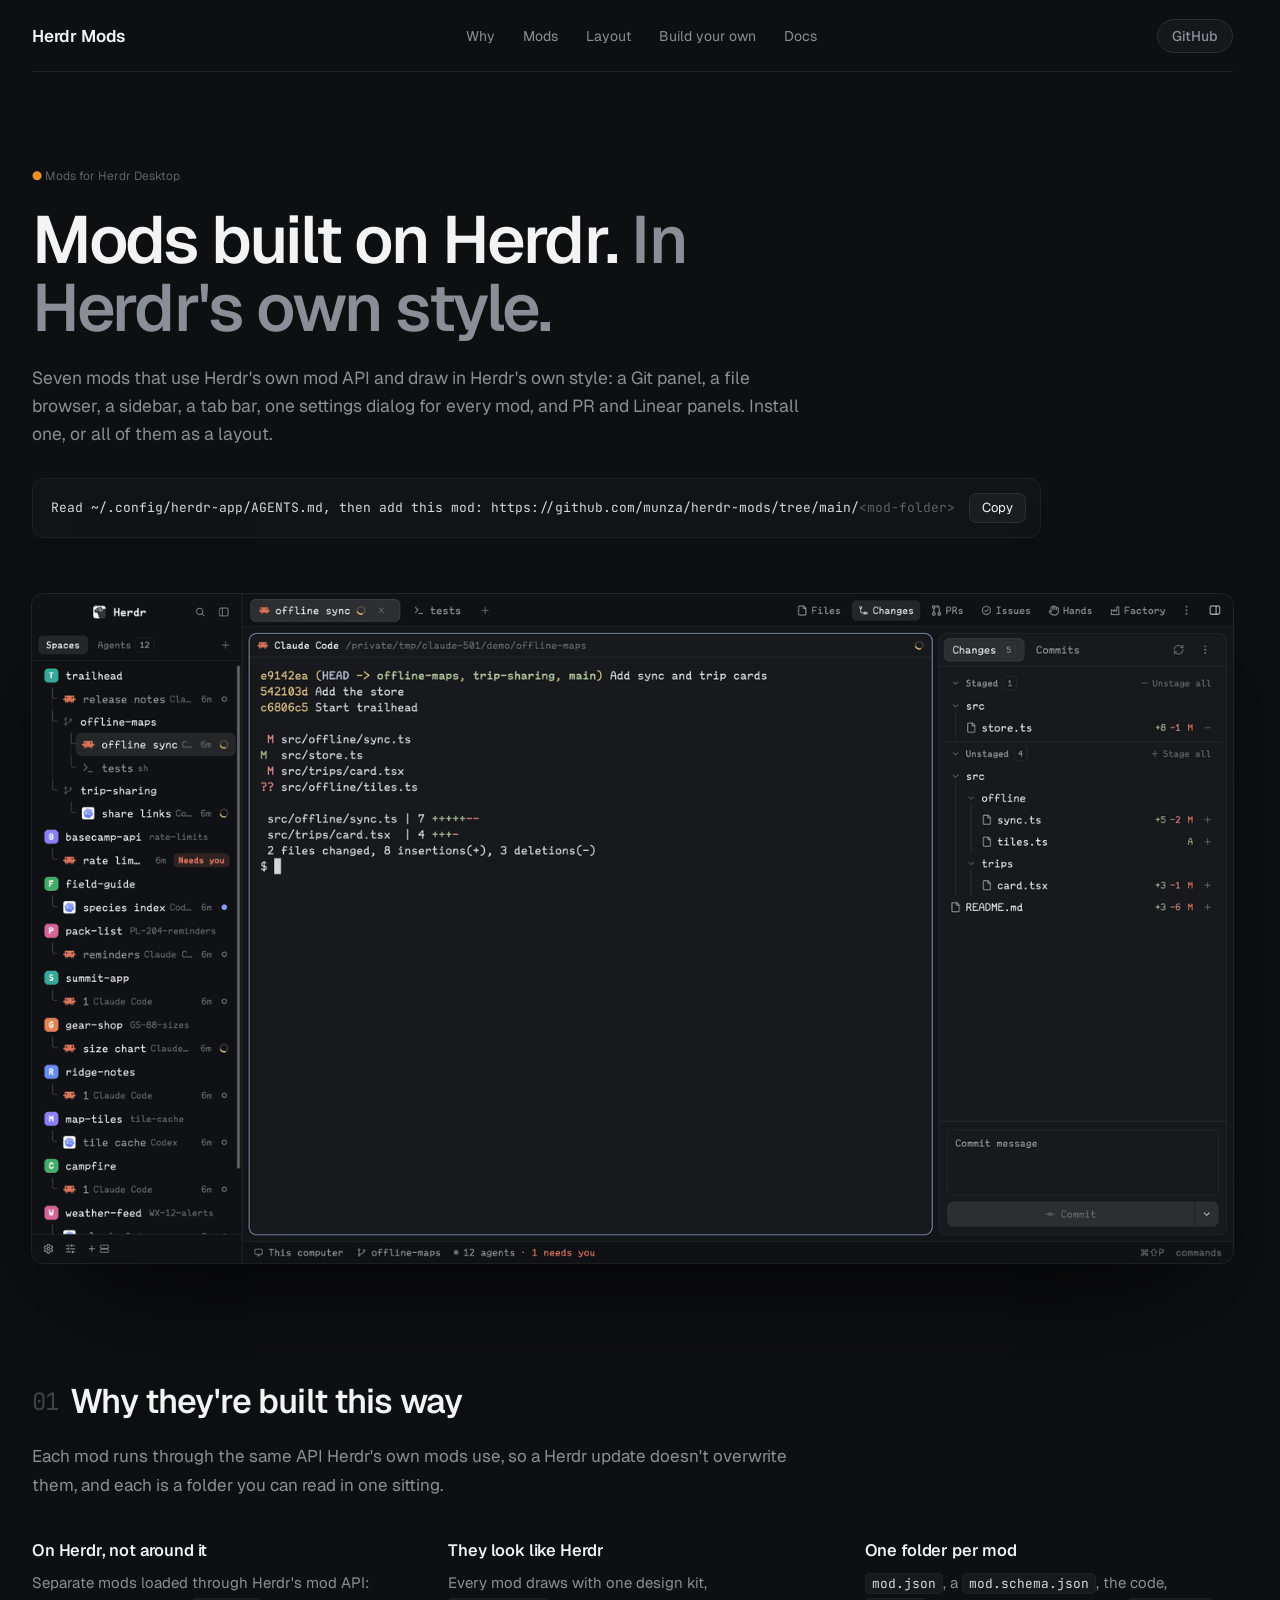
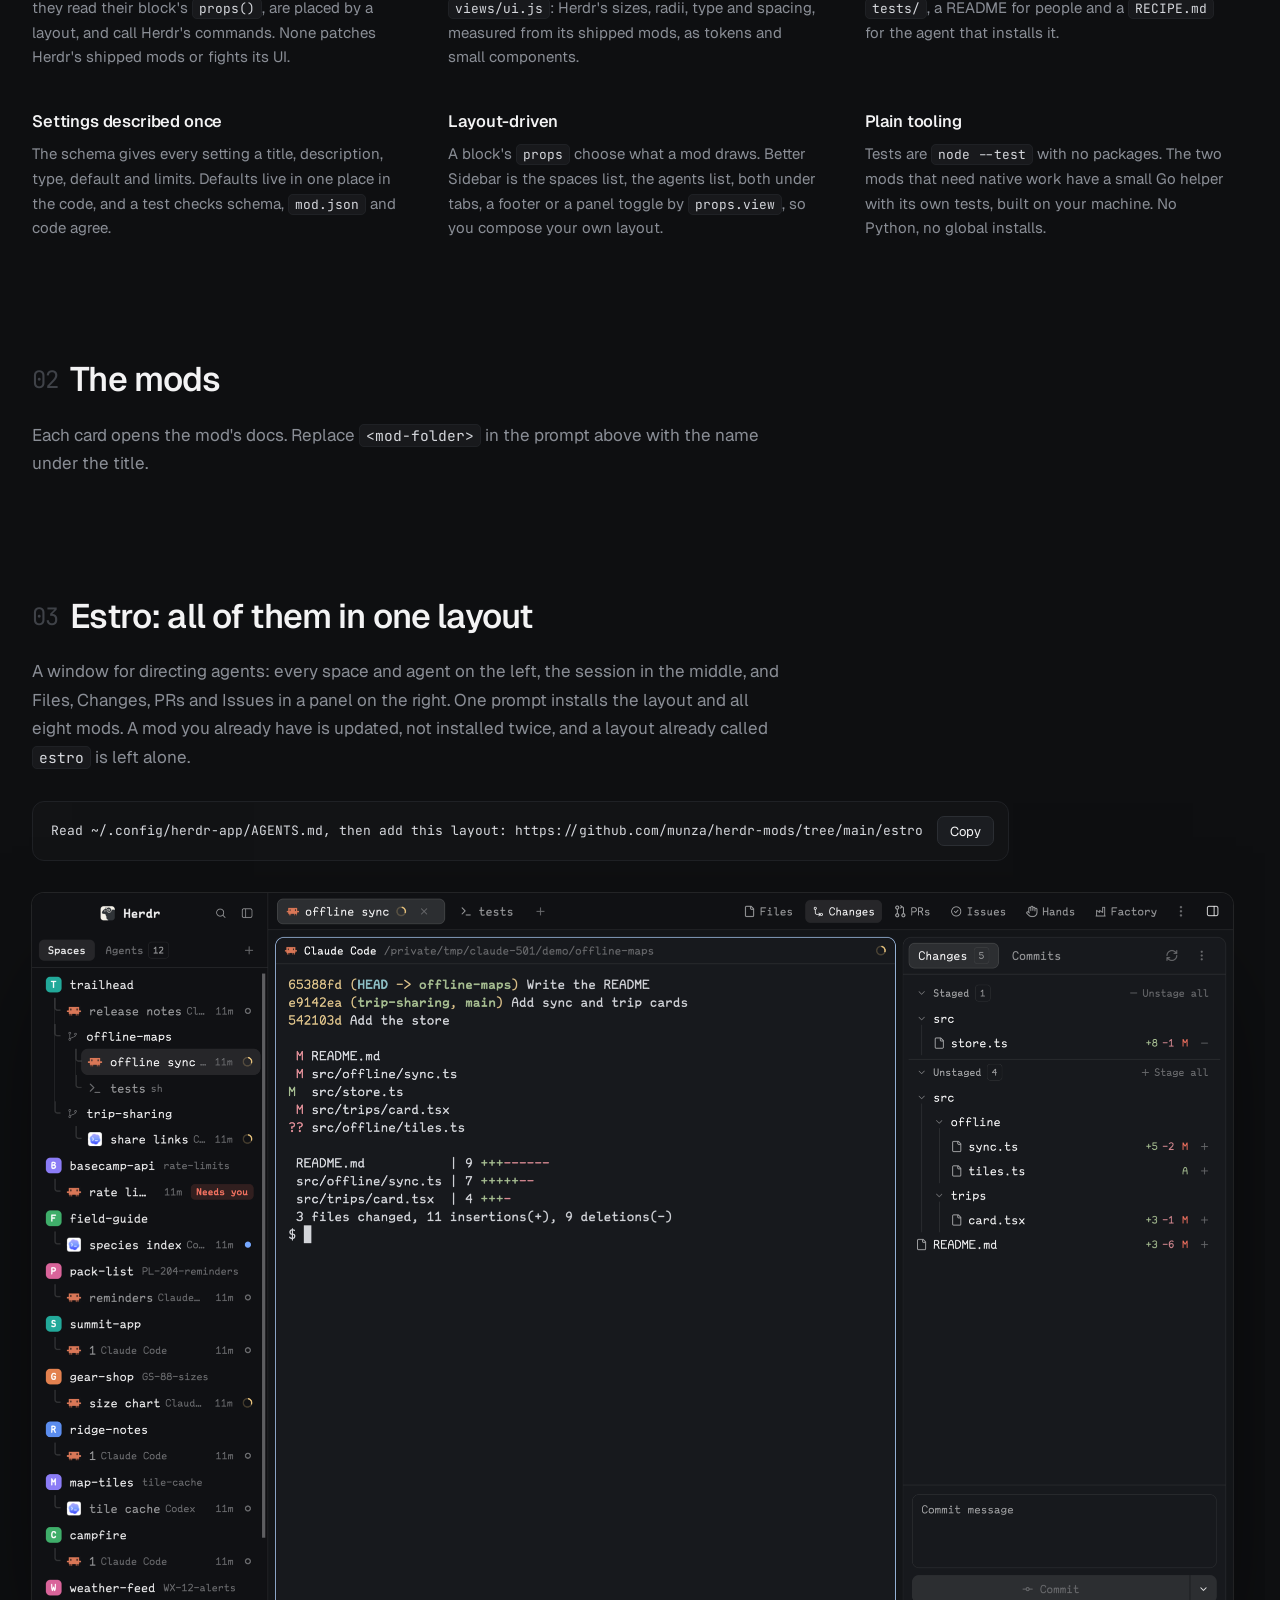
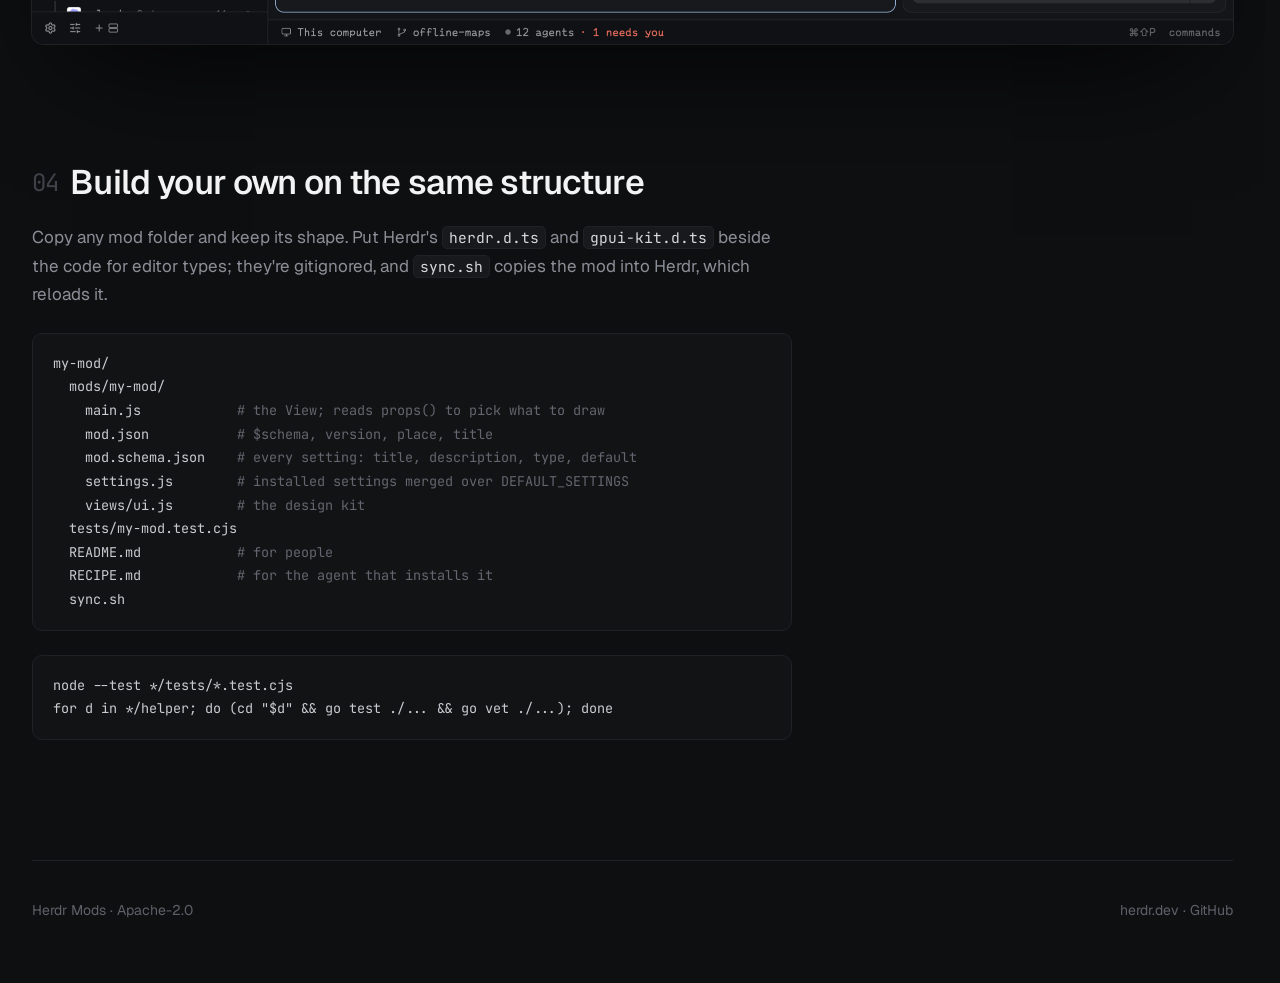
<file: docs/index.html>
<!doctype html>
<html lang="en">
<head>
<meta charset="utf-8">
<meta name="viewport" content="width=device-width, initial-scale=1">
<title>Herdr Mods</title>
<meta name="description" content="Mods for Herdr Desktop built on Herdr's own mod API: Git, files, sidebar, tabs, settings, PRs and Linear.">
<meta name="theme-color" content="#0e0f11">
<link rel="preconnect" href="https://fonts.googleapis.com">
<link rel="preconnect" href="https://fonts.gstatic.com" crossorigin>
<link rel="stylesheet" href="https://fonts.googleapis.com/css2?family=Geist:wght@100..900&amp;family=JetBrains+Mono:wght@100..800&amp;display=swap">
<link rel="stylesheet" href="style.css">
</head>
<body>
<div class="wrap">
  <nav class="site-nav">
    <a class="brand" href="./">Herdr Mods</a>
    <div class="links">
      <a href="#why">Why</a>
      <a href="#mods">Mods</a>
      <a href="#estro">Layout</a>
      <a href="#build">Build your own</a>
      <a href="docs/better-changes.html">Docs</a>
    </div>
    <a class="pill" href="https://github.com/munza/herdr-mods">GitHub</a>
  </nav>

  <header class="hero">
    <div class="tag"><span>●</span> Mods for <a href="https://herdr.dev/">Herdr Desktop</a></div>
    <h1>Mods built on Herdr. <span>In Herdr's own style.</span></h1>
    <p>Seven mods that use Herdr's own mod API and draw in Herdr's own style: a Git panel, a file browser, a sidebar, a tab bar, one settings dialog for every mod, and PR and Linear panels. Install one, or all of them as a layout.</p>
    <div class="prompt">
      <code id="p-mod">Read ~/.config/herdr-app/AGENTS.md, then add this mod: https://github.com/munza/herdr-mods/tree/main/<span>&lt;mod-folder&gt;</span></code>
      <button class="copy" data-copy="p-mod" type="button">Copy</button>
    </div>
  </header>

  <!-- The hero recording: the five Better mods working together. Drop the file at docs/gifs/better-mods.gif. -->
  <div class="shot-hero gif">
    <img src="gifs/better-mods.gif" alt="Better Sidebar, Better Tabs, Better Files, Better Changes and Better Config working together in Herdr" width="1440" height="802" onerror="this.parentNode.classList.add('pending'); this.remove()">
    <p class="pending-note">Recording coming: Better Sidebar, Better Tabs, Better Files, Better Changes and Better Config in one window.</p>
  </div>

  <section id="why">
    <h2><i>01</i>Why they're built this way</h2>
    <p class="lead">Each mod runs through the same API Herdr's own mods use, so a Herdr update doesn't overwrite them, and each is a folder you can read in one sitting.</p>
    <div class="why">
      <div><h3>On Herdr, not around it</h3><p>Separate mods loaded through Herdr's mod API: they read their block's <code>props()</code>, are placed by a layout, and call Herdr's commands. None patches Herdr's shipped mods or fights its UI.</p></div>
      <div><h3>They look like Herdr</h3><p>Every mod draws with one design kit, <code>views/ui.js</code>: Herdr's sizes, radii, type and spacing, measured from its shipped mods, as tokens and small components.</p></div>
      <div><h3>One folder per mod</h3><p><code>mod.json</code>, a <code>mod.schema.json</code>, the code, <code>tests/</code>, a README for people and a <code>RECIPE.md</code> for the agent that installs it.</p></div>
      <div><h3>Settings described once</h3><p>The schema gives every setting a title, description, type, default and limits. Defaults live in one place in the code, and a test checks schema, <code>mod.json</code> and code agree.</p></div>
      <div><h3>Layout-driven</h3><p>A block's <code>props</code> choose what a mod draws. Better Sidebar is the spaces list, the agents list, both under tabs, a footer or a panel toggle by <code>props.view</code>, so you compose your own layout.</p></div>
      <div><h3>Plain tooling</h3><p>Tests are <code>node --test</code> with no packages. The two mods that need native work have a small Go helper with its own tests, built on your machine. No Python, no global installs.</p></div>
    </div>
  </section>

  <section id="mods">
    <h2><i>02</i>The mods</h2>
    <p class="lead">Each card opens the mod's docs. Replace <code>&lt;mod-folder&gt;</code> in the prompt above with the name under the title.</p>
    <!-- Mod filters and cards: written by site/build.cjs from site/mods.json and each mod's README. -->
  </section>

  <section id="estro">
    <h2><i>03</i>Estro: all of them in one layout</h2>
    <p class="lead">A window for directing agents: every space and agent on the left, the session in the middle, and Files, Changes, PRs and Issues in a panel on the right. One prompt installs the layout and all eight mods. A mod you already have is updated, not installed twice, and a layout already called <code>estro</code> is left alone.</p>
    <div class="prompt">
      <code id="p-estro">Read ~/.config/herdr-app/AGENTS.md, then add this layout: https://github.com/munza/herdr-mods/tree/main/estro</code>
      <button class="copy" data-copy="p-estro" type="button">Copy</button>
    </div>
    <div class="shot-hero" style="margin-top:32px"><img src="img/estro.png" alt="The Estro layout" loading="lazy" width="2400" height="1500"></div>
  </section>

  <section id="build">
    <h2><i>04</i>Build your own on the same structure</h2>
    <p class="lead">Copy any mod folder and keep its shape. Put Herdr's <code>herdr.d.ts</code> and <code>gpui-kit.d.ts</code> beside the code for editor types; they're gitignored, and <code>sync.sh</code> copies the mod into Herdr, which reloads it.</p>
<pre>my-mod/
  mods/my-mod/
    main.js            <span class="d"># the View; reads props() to pick what to draw</span>
    mod.json           <span class="d"># $schema, version, place, title</span>
    mod.schema.json    <span class="d"># every setting: title, description, type, default</span>
    settings.js        <span class="d"># installed settings merged over DEFAULT_SETTINGS</span>
    views/ui.js        <span class="d"># the design kit</span>
  tests/my-mod.test.cjs
  README.md            <span class="d"># for people</span>
  RECIPE.md            <span class="d"># for the agent that installs it</span>
  sync.sh</pre>
<pre>node --test */tests/*.test.cjs
for d in */helper; do (cd "$d" &amp;&amp; go test ./... &amp;&amp; go vet ./...); done</pre>
  </section>

  <footer class="site-foot">
    <span>Herdr Mods · <a href="https://github.com/munza/herdr-mods/blob/main/LICENSE">Apache-2.0</a></span>
    <span><a href="https://herdr.dev/">herdr.dev</a> · <a href="https://github.com/munza/herdr-mods">GitHub</a></span>
  </footer>
</div>
<script>
  // Filter the mods grid by group.
  const chips = document.querySelectorAll("[data-filter]");
  for (const chip of chips) {
    chip.addEventListener("click", () => {
      for (const c of chips) { c.classList.toggle("on", c === chip); c.setAttribute("aria-pressed", c === chip); }
      for (const card of document.querySelectorAll(".card")) card.hidden = chip.dataset.filter !== "all" && card.dataset.group !== chip.dataset.filter;
    });
  }
  for (const b of document.querySelectorAll("[data-copy]")) {
    b.addEventListener("click", async () => {
      try {
        await navigator.clipboard.writeText(document.getElementById(b.dataset.copy).textContent);
        b.textContent = "Copied";
      } catch { b.textContent = "Select and copy"; }
      setTimeout(() => (b.textContent = "Copy"), 1600);
    });
  }
</script>
</body>
</html>
</file>
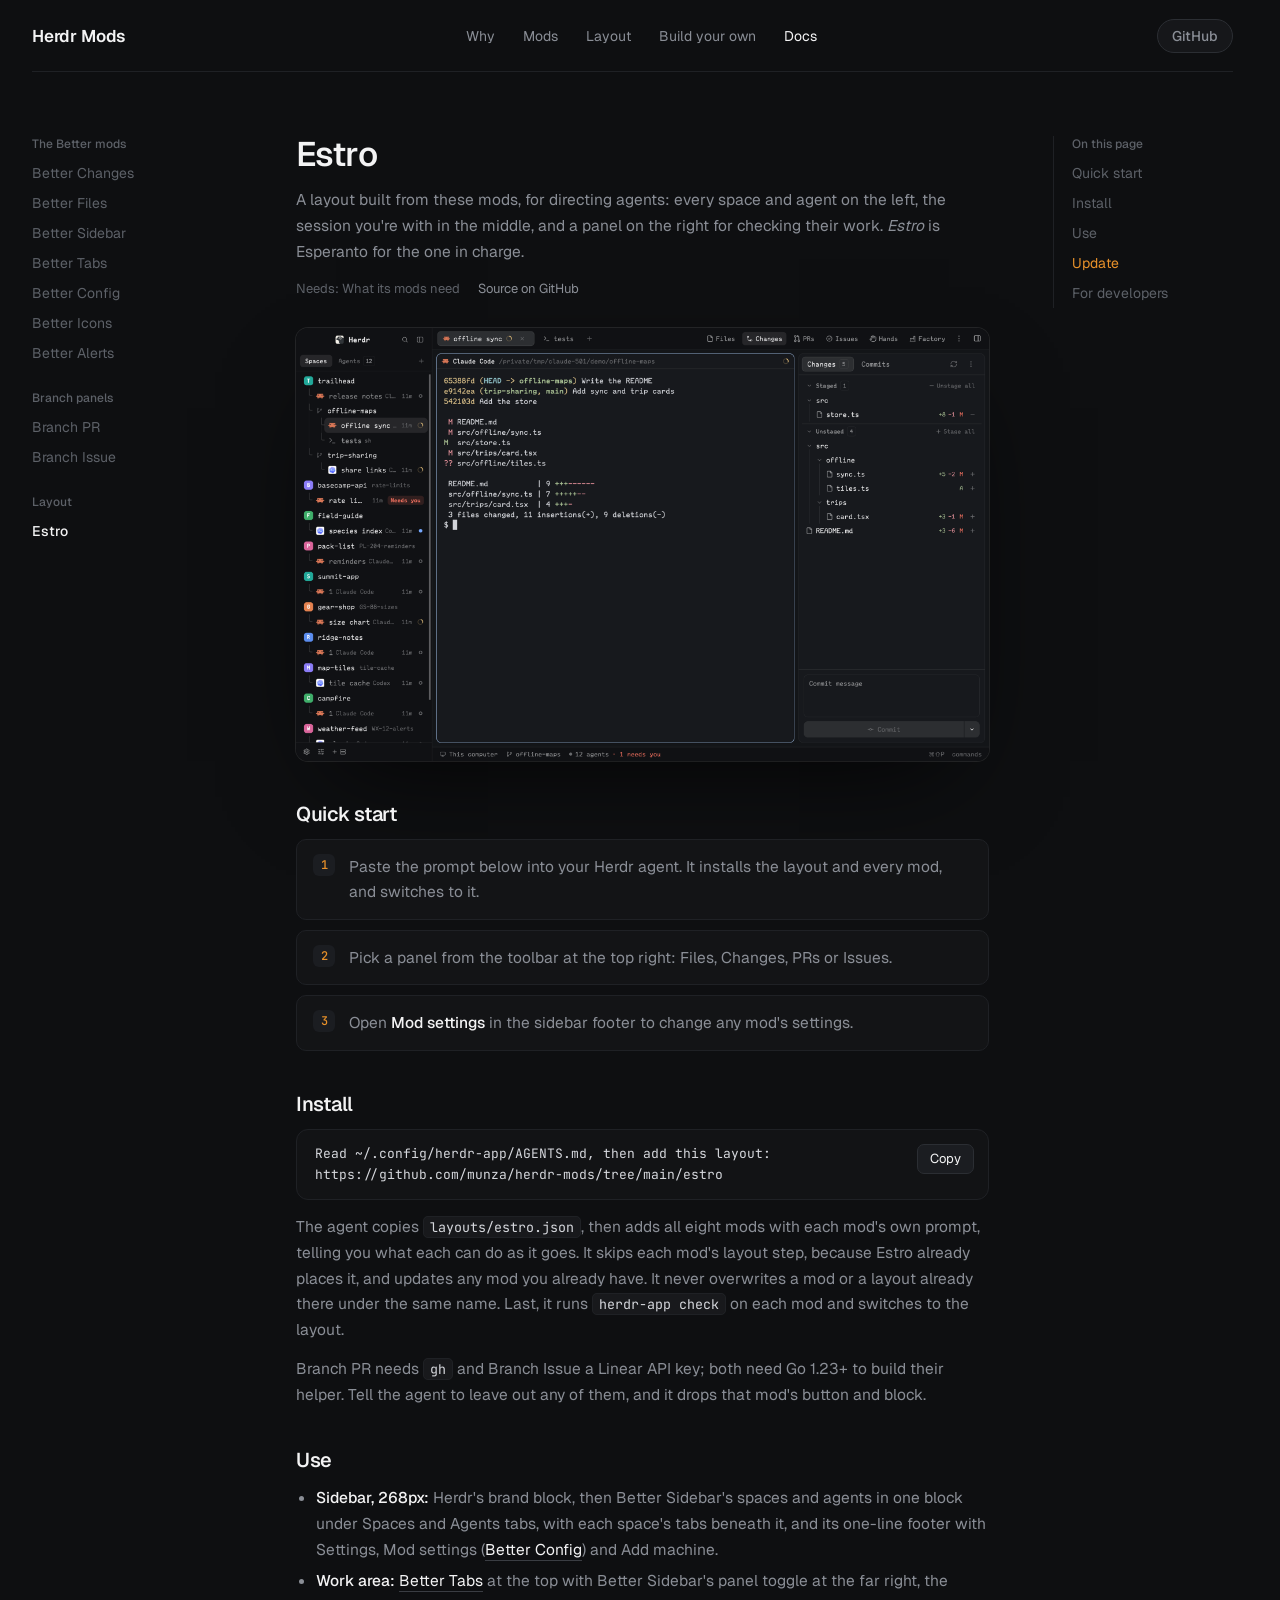
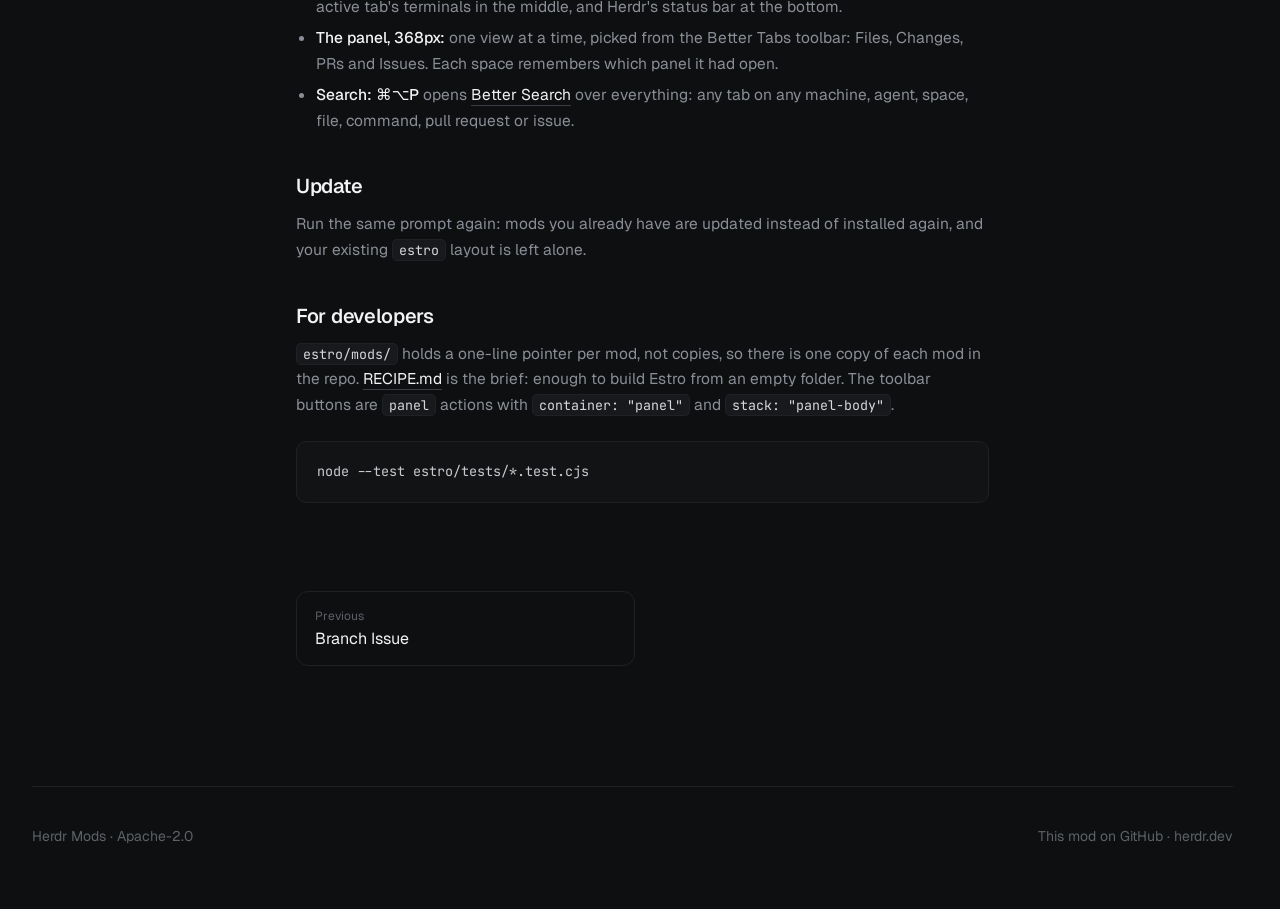
<file: docs/docs/estro.html>
<!doctype html>
<html lang="en">
<head>
<meta charset="utf-8">
<meta name="viewport" content="width=device-width, initial-scale=1">
<title>Estro · Herdr Mods Docs</title>
<meta name="description" content="A layout built from these mods, for directing agents: every space and agent on the left, the session you're with in the middle, and a panel on the right for checking their work. ">
<meta name="theme-color" content="#0e0f11">
<link rel="preconnect" href="https://fonts.googleapis.com">
<link rel="preconnect" href="https://fonts.gstatic.com" crossorigin>
<link rel="stylesheet" href="https://fonts.googleapis.com/css2?family=Geist:wght@100..900&amp;family=JetBrains+Mono:wght@100..800&amp;display=swap">
<link rel="stylesheet" href="../style.css">
</head>
<body>
<div class="wrap">
  <nav class="site-nav">
    <a class="brand" href="../">Herdr Mods</a>
    <div class="links">
      <a href="../#why">Why</a>
      <a href="../#mods">Mods</a>
      <a href="../#estro">Layout</a>
      <a href="../#build">Build your own</a>
      <a href="better-changes.html" class="on">Docs</a>
    </div>
    <a class="pill" href="https://github.com/munza/herdr-mods">GitHub</a>
  </nav>

  <div class="docs">
      <nav class="side" aria-label="Mods">
        <h4>The Better mods</h4>
        <a href="better-changes.html">Better Changes</a>
        <a href="better-files.html">Better Files</a>
        <a href="better-sidebar.html">Better Sidebar</a>
        <a href="better-tabs.html">Better Tabs</a>
        <a href="better-config.html">Better Config</a>
        <a href="better-icons.html">Better Icons</a>
        <a href="better-alerts.html">Better Alerts</a>
        <h4>Branch panels</h4>
        <a href="branch-pr.html">Branch PR</a>
        <a href="branch-issue.html">Branch Issue</a>
        <h4>Layout</h4>
        <a href="estro.html" class="on" aria-current="page">Estro</a>
      </nav>
    <main>
<article class="doc" id="estro">
  <h2>Estro</h2>
  <p class="lead">A layout built from these mods, for directing agents: every space and agent on the left, the session you're with in the middle, and a panel on the right for checking their work. <i>Estro</i> is Esperanto for the one in charge.</p>
  <p class="meta-line"><span>Needs: What its mods need</span><a href="https://github.com/munza/herdr-mods/tree/main/estro">Source on GitHub</a></p>
  <figure class="doc-shot"><img src="../img/estro.png" alt="The Estro layout" width="2400" height="1500"></figure>

  <h3 id="estro-start">Quick start</h3>
  <ol>
    <li>Paste the prompt below into your Herdr agent. It installs the layout and every mod, and switches to it.</li>
    <li>Pick a panel from the toolbar at the top right: Files, Changes, PRs or Issues.</li>
    <li>Open <b>Mod settings</b> in the sidebar footer to change any mod's settings.</li>
  </ol>

  <h3 id="estro-install">Install</h3>
  <div class="prompt"><code>Read ~/.config/herdr-app/AGENTS.md, then add this layout: https://github.com/munza/herdr-mods/tree/main/estro</code></div>
  <p>The agent copies <code>layouts/estro.json</code>, then adds all eight mods with each mod's own prompt, telling you what each can do as it goes. It skips each mod's layout step, because Estro already places it, and updates any mod you already have. It never overwrites a mod or a layout already there under the same name. Last, it runs <code>herdr-app check</code> on each mod and switches to the layout.</p>
  <p>Branch PR needs <code>gh</code> and Branch Issue a Linear API key; both need Go 1.23+ to build their helper. Tell the agent to leave out any of them, and it drops that mod's button and block.</p>

  <h3 id="estro-use">Use</h3>
  <ul>
    <li><b>Sidebar, 268px:</b> Herdr's brand block, then Better Sidebar's spaces and agents in one block under Spaces and Agents tabs, with each space's tabs beneath it, and its one-line footer with Settings, Mod settings (<a href="better-config.html">Better Config</a>) and Add machine.</li>
    <li><b>Work area:</b> <a href="better-tabs.html">Better Tabs</a> at the top with Better Sidebar's panel toggle at the far right, the active tab's terminals in the middle, and Herdr's status bar at the bottom.</li>
    <li><b>The panel, 368px:</b> one view at a time, picked from the Better Tabs toolbar: Files, Changes, PRs and Issues. Each space remembers which panel it had open.</li>
    <li><b>Search:</b> <b>⌘⌥P</b> opens <a href="better-search.html">Better Search</a> over everything: any tab on any machine, agent, space, file, command, pull request or issue.</li>
  </ul>

  <h3 id="estro-update">Update</h3>
  <p>Run the same prompt again: mods you already have are updated instead of installed again, and your existing <code>estro</code> layout is left alone.</p>

  <h3 id="estro-developers">For developers</h3>
  <p><code>estro/mods/</code> holds a one-line pointer per mod, not copies, so there is one copy of each mod in the repo. <a href="https://github.com/munza/herdr-mods/blob/main/estro/RECIPE.md">RECIPE.md</a> is the brief: enough to build Estro from an empty folder. The toolbar buttons are <code>panel</code> actions with <code>container: "panel"</code> and <code>stack: "panel-body"</code>.</p>
<pre>node --test estro/tests/*.test.cjs</pre>
</article>
      <nav class="pager" aria-label="More docs"><a href="branch-issue.html"><span>Previous</span>Branch Issue</a></nav>
    </main>
    <nav class="toc" aria-label="On this page">
      <h4>On this page</h4>
      <a href="#estro-start">Quick start</a>
      <a href="#estro-install">Install</a>
      <a href="#estro-use">Use</a>
      <a href="#estro-update">Update</a>
      <a href="#estro-developers">For developers</a>
    </nav>
  </div>

  <footer class="site-foot">
    <span>Herdr Mods · <a href="https://github.com/munza/herdr-mods/blob/main/LICENSE">Apache-2.0</a></span>
    <span><a href="https://github.com/munza/herdr-mods/tree/main/">This mod on GitHub</a> · <a href="https://herdr.dev/">herdr.dev</a></span>
  </footer>
</div>
<script>
  // Highlight the section being read in "On this page".
  const links = new Map([...document.querySelectorAll(".toc a")].map((a) => [a.hash.slice(1), a]));
  const io = new IntersectionObserver((entries) => {
    for (const e of entries) if (e.isIntersecting) {
      for (const a of links.values()) a.classList.remove("on");
      links.get(e.target.id)?.classList.add("on");
    }
  }, { rootMargin: "0px 0px -75% 0px" });
  document.querySelectorAll("main h3[id]").forEach((el) => io.observe(el));
  // A Copy button on each install prompt.
  for (const box of document.querySelectorAll(".prompt")) {
    const b = Object.assign(document.createElement("button"), { className: "copy", type: "button", textContent: "Copy" });
    b.addEventListener("click", async () => {
      try { await navigator.clipboard.writeText(box.querySelector("code").textContent); b.textContent = "Copied"; }
      catch { b.textContent = "Select and copy"; }
      setTimeout(() => (b.textContent = "Copy"), 1600);
    });
    box.append(b);
  }
</script>
</body>
</html>
</file>
<file: docs/style.css>
/* Tokens and layout follow herdr.dev, so this page reads as part of Herdr. */
:root {
  --bg: #0e0f11; --fg: #f3f3f4; --mute: #8a8e96; --dim: #5d6168;
  --line: #1f2125; --card: #131416; --code: #121315; --amber: #e8912a;
}
* { box-sizing: border-box; margin: 0; padding: 0; }
html { background: var(--bg); color: var(--fg); font-family: Geist, system-ui, sans-serif; -webkit-font-smoothing: antialiased; scrollbar-gutter: stable; }
body { background: var(--bg); }
a { color: inherit; text-decoration: none; }
a:focus-visible, button:focus-visible { outline: 2px solid var(--amber); outline-offset: 2px; border-radius: 4px; }
code, pre, .mono { font-family: "JetBrains Mono", ui-monospace, monospace; }
.wrap { max-width: 1280px; margin: 0 auto; padding: 0 32px; }

.site-nav { height: 72px; display: flex; align-items: center; justify-content: space-between; border-bottom: 1px solid var(--line); }
.site-nav .brand { font-weight: 600; font-size: 17px; letter-spacing: -.01em; }
.site-nav .links { display: flex; gap: 28px; font-size: 14px; color: var(--mute); }
.site-nav .links a:hover, .site-nav .links a.on { color: var(--fg); }
.pill { height: 34px; padding: 0 14px; display: inline-flex; align-items: center; border-radius: 999px; border: 1px solid #2b2e33; background: #16171a; color: var(--mute); font-weight: 500; font-size: 14px; transition: color .2s, border-color .2s; }
.pill:hover { color: var(--fg); border-color: #3a3d43; }

.hero { padding: 96px 0 56px; }
.hero > :not(.prompt) { max-width: 780px; }
.tag { font-size: 12px; color: var(--dim); margin-bottom: 22px; }
.tag span { color: var(--amber); }
h1 { font-weight: 560; font-size: clamp(40px, 5.2vw, 72px); line-height: 1.02; letter-spacing: -.035em; }
h1 span { color: var(--mute); }
.hero p { margin-top: 22px; font-size: 17.5px; line-height: 1.6; color: var(--mute); }
.shot-hero { border-radius: 12px; overflow: hidden; box-shadow: 0 0 0 1px #ffffff17, 0 50px 120px -40px #000000d9; }
.shot-hero img { display: block; width: 100%; height: auto; }
.shot-hero .pending-note { display: none; }
.shot-hero.pending { aspect-ratio: 16 / 9; display: flex; align-items: flex-end; padding: 28px; background: linear-gradient(160deg, #17181b, #0f1012); }
.shot-hero.pending .pending-note { display: block; font-size: 15px; color: var(--dim); }
h3.group { margin-top: 56px; display: flex; align-items: baseline; gap: 14px; flex-wrap: wrap; font-size: 20px; font-weight: 560; letter-spacing: -.015em; }
h3.group span { font-size: 14px; font-weight: 400; color: var(--dim); }
h3.group + .grid { margin-top: 20px; }

/* docs/: mods on the left (one page each), the page's sections on the right, as on herdr.dev/core */
.docs { display: grid; grid-template-columns: 200px minmax(0, 1fr) 180px; gap: 64px; padding-top: 64px; }
.docs main { min-width: 0; max-width: 780px; }
.side, .toc { position: sticky; top: 32px; align-self: start; max-height: calc(100vh - 64px); overflow-y: auto; font-size: 14px; }
.side h4, .toc h4 { font-size: 12px; font-weight: 500; color: var(--dim); margin: 22px 0 6px; }
.side h4:first-child, .toc h4:first-child { margin-top: 0; }
.side a, .toc a { display: block; padding: 6px 0; color: var(--dim); transition: color .2s; }
.side a:hover, .toc a:hover, .toc a.on { color: var(--fg); }
.side a.on { color: var(--fg); font-weight: 500; }
.toc { border-left: 1px solid var(--line); padding-left: 18px; }
.toc a.on { color: var(--amber); }
.doc { padding-bottom: 32px; }
.doc h2 { margin-bottom: 14px; }
.doc .lead { margin-bottom: 8px; }
.doc h3 { margin: 40px 0 12px; font-size: 20px; font-weight: 560; letter-spacing: -.015em; scroll-margin-top: 24px; }
.doc h4 { margin: 24px 0 8px; font-size: 15px; font-weight: 560; }
.doc p, .doc li, .doc td { font-size: 15.5px; line-height: 1.65; color: var(--mute); }
.doc p + p, .doc ul + p, .doc pre + p, .doc table + p, .doc pre + ul, .doc p + .keys { margin-top: 14px; }
.doc ul, .doc ol { padding-left: 20px; display: grid; gap: 6px; margin-top: 8px; }
.doc b, .doc strong { color: var(--fg); font-weight: 500; }
.doc a { color: var(--fg); border-bottom: 1px solid #3a3d43; }
.doc code { font-size: .86em; color: #d6d8dd; background: #18191c; border: 1px solid var(--line); border-radius: 5px; padding: 1px 6px; }
.doc pre code, .doc .prompt code { background: none; border: 0; padding: 0; }
.doc pre { max-width: none; }
.doc .prompt { margin-top: 0; margin-bottom: 14px; width: auto; max-width: none; }
.keys { width: 100%; border-collapse: collapse; margin-top: 12px; display: block; overflow-x: auto; }
.keys th { text-align: left; font-size: 12px; font-weight: 500; color: var(--dim); padding: 8px 12px 8px 0; border-bottom: 1px solid var(--line); }
.keys td { padding: 10px 12px 10px 0; border-bottom: 1px solid var(--line); vertical-align: top; font-size: 14px !important; }
.keys td:first-child, .keys td:nth-child(2) { white-space: nowrap; }
@media (max-width: 1100px) { .docs { grid-template-columns: 200px minmax(0, 1fr); gap: 48px; } .toc { display: none; } }
@media (max-width: 760px) { .docs { grid-template-columns: minmax(0, 1fr); gap: 32px; padding-top: 32px; } .side { position: static; max-height: none; display: flex; flex-wrap: wrap; gap: 4px 16px; padding-bottom: 20px; border-bottom: 1px solid var(--line); } .side h4 { width: 100%; margin: 12px 0 0; } .side h4:first-child { margin-top: 0; } .side a { padding: 4px 0; } }

.prompt { margin-top: 30px; display: flex; align-items: flex-start; gap: 14px; padding: 14px 14px 14px 18px; border: 1px solid var(--line); border-radius: 12px; background: var(--code); width: max-content; max-width: 100%; }
.prompt code { flex: 1; min-width: 0; font-size: 13px; color: #d6d8dd; white-space: pre-wrap; overflow-wrap: anywhere; line-height: 1.6; padding-top: 5px; }
.prompt code span { color: var(--dim); }
.copy { flex: none; height: 30px; padding: 0 12px; border-radius: 7px; border: 1px solid #2b2e33; background: #1b1d21; color: var(--fg); font: 13px Geist, system-ui, sans-serif; cursor: pointer; }
.copy:hover { border-color: #3a3d43; }

section { padding-top: 120px; scroll-margin-top: 24px; }
h2 { font-weight: 560; font-size: 34px; line-height: 1.1; letter-spacing: -.025em; margin-bottom: 22px; }
h2 i { font: 400 24px "JetBrains Mono", monospace; font-style: normal; color: #3f4248; margin-right: 12px; vertical-align: 3px; }
.lead { max-width: 760px; font-size: 17px; line-height: 1.68; color: var(--mute); }
.lead + .lead { margin-top: 16px; }
.lead b, .why b { color: var(--fg); font-weight: 500; }
.lead code, .why code, .card code { font-size: .86em; color: #d6d8dd; background: #18191c; border: 1px solid var(--line); border-radius: 5px; padding: 1px 6px; }

.why { margin-top: 40px; display: grid; grid-template-columns: repeat(3, 1fr); gap: 40px 48px; }
.why h3 { font-size: 16.5px; font-weight: 560; letter-spacing: -.01em; margin-bottom: 10px; }
.why p { font-size: 15px; line-height: 1.65; color: var(--mute); }

.grid { margin-top: 40px; display: grid; grid-template-columns: repeat(3, 1fr); gap: 20px; }
.card { border-radius: 14px; overflow: hidden; background: var(--card); box-shadow: 0 0 0 1px var(--line); transition: transform .2s, box-shadow .2s; display: flex; flex-direction: column; }
.card:hover, .card:focus-visible { outline: none; transform: translateY(-2px); box-shadow: 0 0 0 1px #3a3d43, 0 30px 60px -30px #000c; }
.card .shot { aspect-ratio: 16 / 10; overflow: hidden; background: #0a0b0c; }
.card .shot img { width: 100%; height: 100%; object-fit: cover; object-position: top left; display: block; transition: transform .5s ease; }
.card:hover .shot img { transform: scale(1.03); }
.card .meta { display: flex; align-items: baseline; justify-content: space-between; gap: 12px; padding: 14px 16px 0; border-top: 1px solid var(--line); }
.card b { font-size: 16.5px; font-weight: 560; letter-spacing: -.01em; }
.card .folder { font-size: 12px; color: var(--dim); }
.card p { padding: 8px 16px 0; font-size: 14px; line-height: 1.55; color: var(--mute); }
.card .needs { margin-top: auto; padding: 14px 16px 16px; font-size: 12.5px; color: var(--dim); }

pre { margin-top: 24px; padding: 18px 20px; background: var(--code); border: 1px solid var(--line); border-radius: 10px; font-size: 13.5px; line-height: 1.75; color: #c9cbd0; white-space: pre; overflow-x: auto; max-width: 760px; }
pre .d { color: #62666e; }

.site-foot { margin-top: 120px; padding: 40px 0 64px; border-top: 1px solid var(--line); display: flex; justify-content: space-between; gap: 24px; flex-wrap: wrap; font-size: 14px; color: var(--dim); }
.site-foot a:hover { color: var(--fg); }

@media (max-width: 1000px) { .grid, .why { grid-template-columns: 1fr 1fr; } }
@media (max-width: 640px) {
  .wrap { padding: 0 16px; }
  .site-nav .links { display: none; }
  .hero { padding-top: 56px; }
  section { padding-top: 80px; }
  .grid, .why { grid-template-columns: 1fr; }
  .prompt { flex-wrap: wrap; }
}

/* Docs page parts: meta line, screenshot, quick start, folded sections, pager */
.meta-line { display: flex; flex-wrap: wrap; gap: 6px 18px; margin: 14px 0 0; font-size: 13px !important; color: var(--dim) !important; }
.meta-line a { color: var(--mute); border: 0; }
.meta-line a:hover { color: var(--fg); }
.doc-shot { margin: 28px 0 8px; border-radius: 12px; overflow: hidden; box-shadow: 0 0 0 1px #ffffff17, 0 40px 100px -40px #000000d9; background: #0a0b0c; aspect-ratio: auto; }
.doc-shot img { display: block; width: 100%; height: auto; max-height: 640px; object-fit: cover; object-position: top left; }
.doc ol { counter-reset: step; list-style: none; padding: 0; gap: 10px; }
.doc ol li { counter-increment: step; position: relative; padding: 14px 16px 14px 52px; background: var(--card); border: 1px solid var(--line); border-radius: 10px; }
.doc ol li::before { content: counter(step); position: absolute; left: 16px; top: 14px; width: 22px; height: 22px; border-radius: 6px; background: #1b1d21; color: var(--amber); font: 500 12px/22px "JetBrains Mono", monospace; text-align: center; }
.doc details { margin-top: 14px; border: 1px solid var(--line); border-radius: 10px; padding: 0 16px; }
.doc details[open] { padding-bottom: 16px; }
.doc summary { cursor: pointer; padding: 12px 0; font-size: 14.5px; color: var(--fg); }
.doc summary:hover { color: #fff; }
.pager { display: grid; grid-template-columns: 1fr 1fr; gap: 16px; margin-top: 56px; }
.pager a { display: flex; flex-direction: column; gap: 4px; padding: 16px 18px; border: 1px solid var(--line); border-radius: 12px; color: var(--fg); transition: border-color .2s; }
.pager a:hover { border-color: #3a3d43; }
.pager a span { font-size: 12px; color: var(--dim); }
.pager .next { text-align: right; grid-column: 2; }

/* Home: filter chips over the mods grid */
.filters { margin-top: 32px; display: flex; flex-wrap: wrap; gap: 8px; }
.filters button { height: 32px; padding: 0 14px; border-radius: 999px; border: 1px solid var(--line); background: none; color: var(--mute); font: 14px Geist, system-ui, sans-serif; cursor: pointer; transition: color .2s, border-color .2s, background .2s; }
.filters button:hover { color: var(--fg); border-color: #3a3d43; }
.filters button.on { color: var(--fg); background: #1b1d21; border-color: #2b2e33; }
.filters + .grid { margin-top: 20px; }
.card[hidden] { display: none; }
.doc details + p, .doc details + pre, .doc details + h4 { margin-top: 14px; }
</file>
